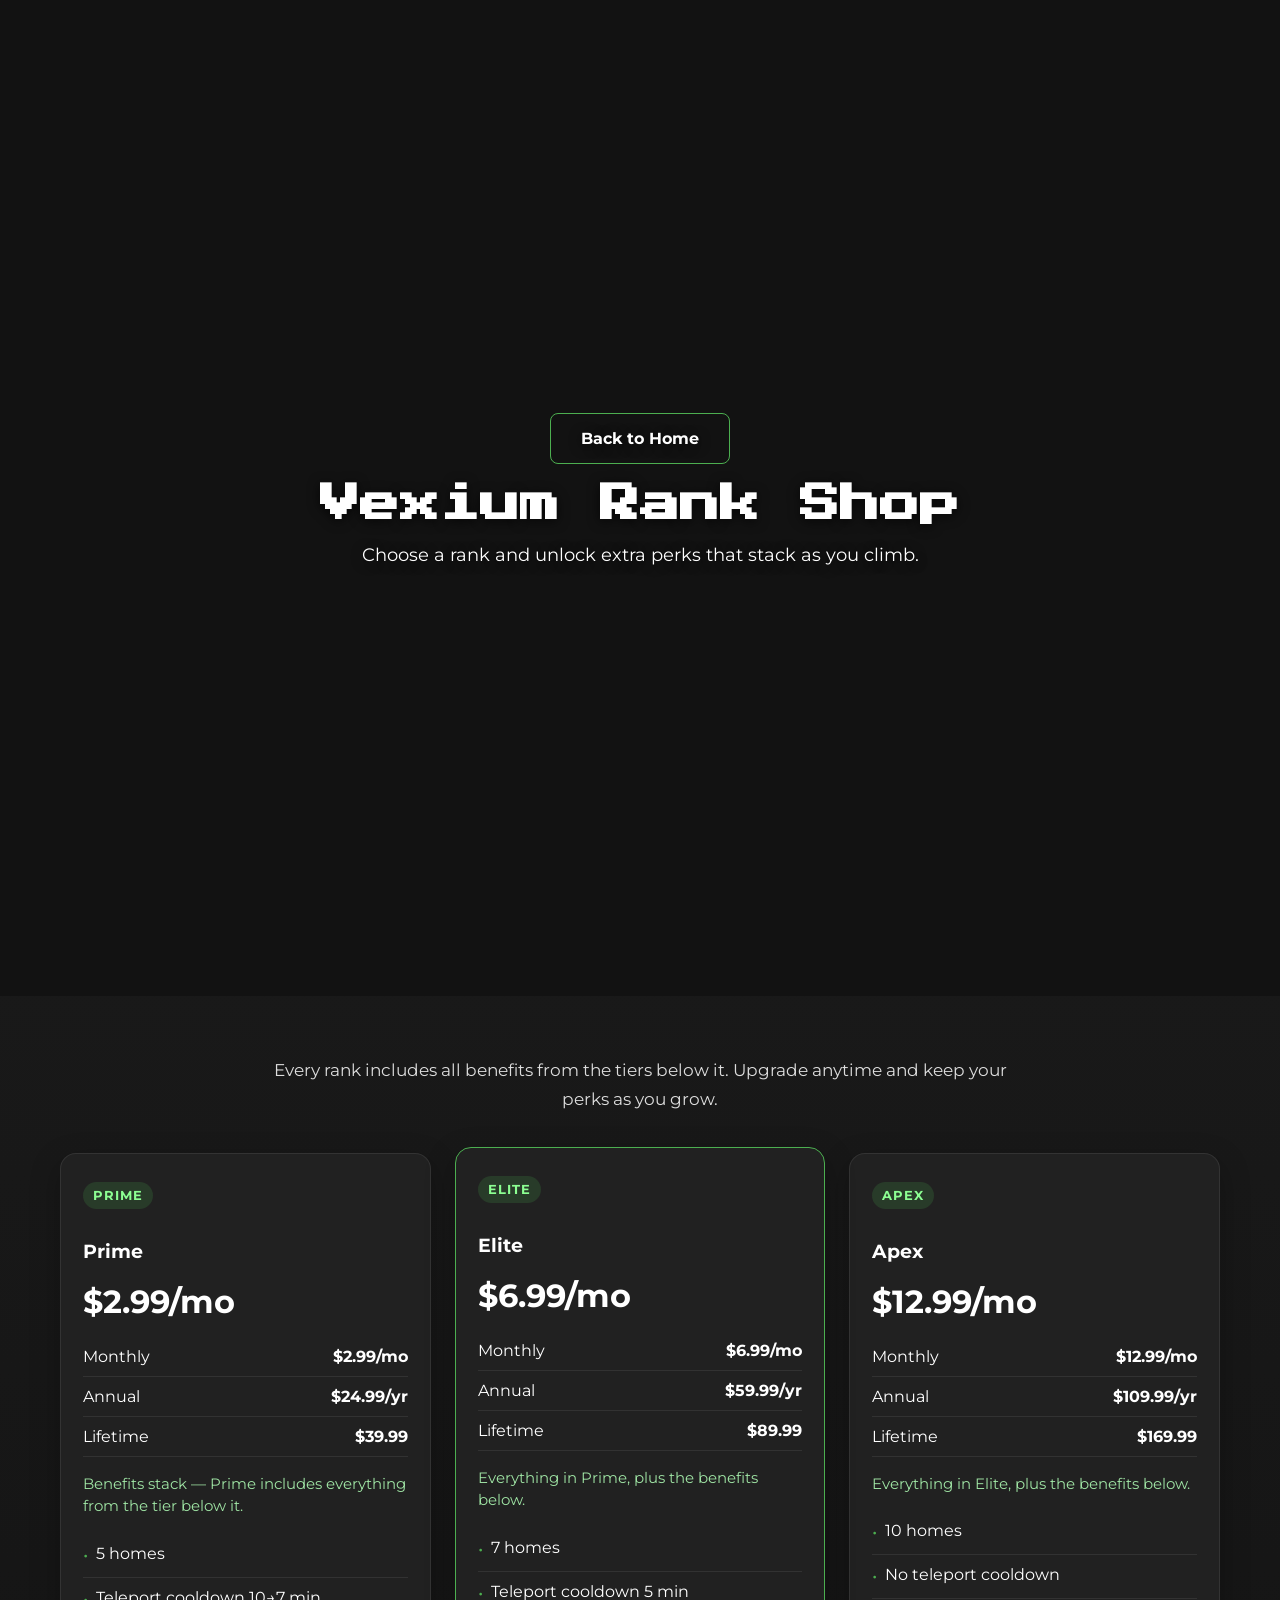
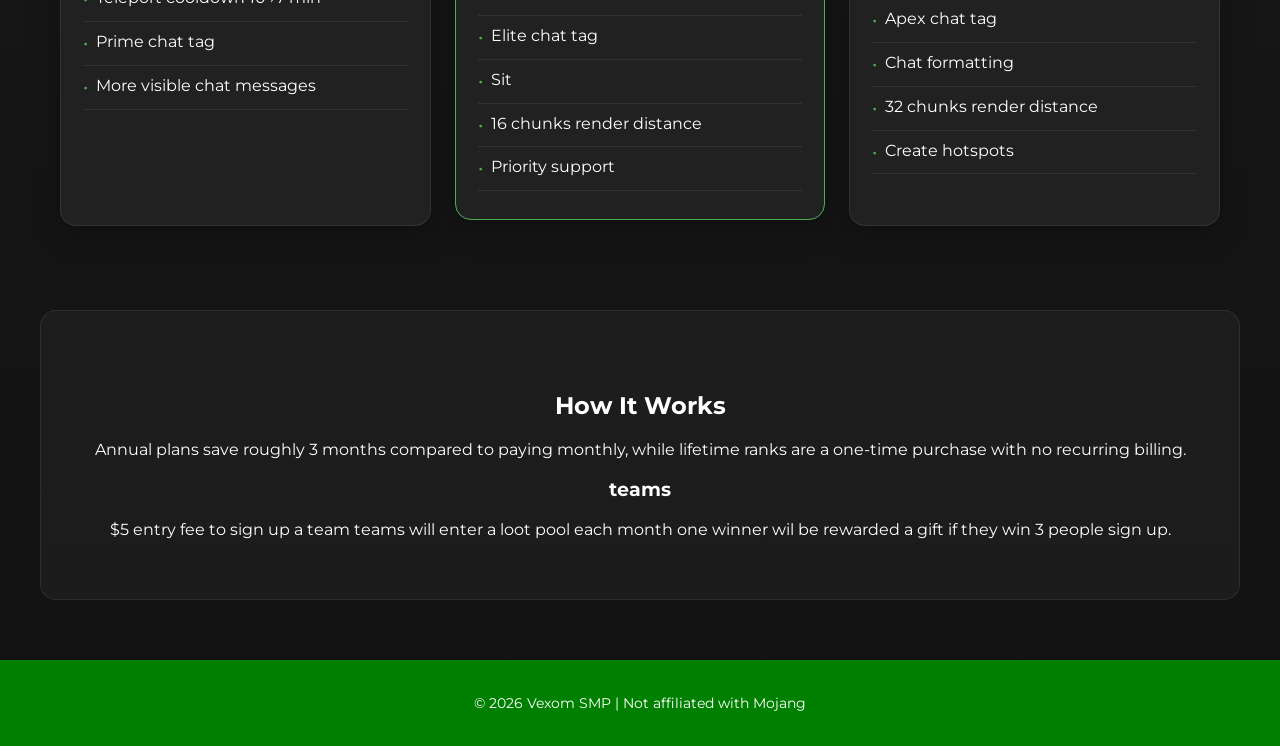
<file: shop/index.html>
<!DOCTYPE html>
<html lang="en">
<head>
    <meta charset="UTF-8">
    <meta name="viewport" content="width=device-width, initial-scale=1.0">
    <title>Vexom SMP Shop</title>
    <link href="https://fonts.googleapis.com/css2?family=Press+Start+2P&family=Montserrat:wght@300;400;700&display=swap" rel="stylesheet">
    <link rel="stylesheet" href="../styles.css">
</head>

<body>
    <header class="hero shop-hero">
        <div class="hero-content">
            <a href="../index.html" class="button button-secondary">Back to Home</a>
            <h1>Vexium Rank Shop</h1>
            <p>Choose a rank and unlock extra perks that stack as you climb.</p>
        </div>
    </header>

    <main class="shop-container">
        <section class="section">
            <p class="shop-intro">
                Every rank includes all benefits from the tiers below it. Upgrade anytime and keep your perks as you grow.
            </p>
            <div class="price-grid">
                <article class="pricing-card">
                    <span class="rank-badge">Prime</span>
                    <h3>Prime</h3>
                    <p class="price-tag">$2.99/mo</p>
                    <ul class="pricing-options">
                        <li><span>Monthly</span><strong>$2.99/mo</strong></li>
                        <li><span>Annual</span><strong>$24.99/yr</strong></li>
                        <li><span>Lifetime</span><strong>$39.99</strong></li>
                    </ul>
                    <p class="stack-note">Benefits stack — Prime includes everything from the tier below it.</p>
                    <ul class="benefits">
                        <li>5 homes</li>
                        <li>Teleport cooldown 10→7 min</li>
                        <li>Prime chat tag</li>
                        <li>More visible chat messages</li>
                    </ul>
                </article>

                <article class="pricing-card featured">
                    <span class="rank-badge">Elite</span>
                    <h3>Elite</h3>
                    <p class="price-tag">$6.99/mo</p>
                    <ul class="pricing-options">
                        <li><span>Monthly</span><strong>$6.99/mo</strong></li>
                        <li><span>Annual</span><strong>$59.99/yr</strong></li>
                        <li><span>Lifetime</span><strong>$89.99</strong></li>
                    </ul>
                    <p class="stack-note">Everything in Prime, plus the benefits below.</p>
                    <ul class="benefits">
                        <li>7 homes</li>
                        <li>Teleport cooldown 5 min</li>
                        <li>Elite chat tag</li>
                        <li>Sit</li>
                        <li>16 chunks render distance</li>
                        <li>Priority support</li>
                    </ul>
                </article>

                <article class="pricing-card">
                    <span class="rank-badge">Apex</span>
                    <h3>Apex</h3>
                    <p class="price-tag">$12.99/mo</p>
                    <ul class="pricing-options">
                        <li><span>Monthly</span><strong>$12.99/mo</strong></li>
                        <li><span>Annual</span><strong>$109.99/yr</strong></li>
                        <li><span>Lifetime</span><strong>$169.99</strong></li>
                    </ul>
                    <p class="stack-note">Everything in Elite, plus the benefits below.</p>
                    <ul class="benefits">
                        <li>10 homes</li>
                        <li>No teleport cooldown</li>
                        <li>Apex chat tag</li>
                        <li>Chat formatting</li>
                        <li>32 chunks render distance</li>
                        <li>Create hotspots</li>
                    </ul>
                </article>
            </div>
        </section>

        <section class="section info-strip">
            <h2>How It Works</h2>
            <p>Annual plans save roughly 3 months compared to paying monthly, while lifetime ranks are a one-time purchase with no recurring billing.</p>
            <h3>teams</h3>
            <p2>$5 entry fee to sign up a team teams will enter a loot pool each month one winner wil be rewarded a gift if they win 3 people sign up. </p2>
        </section>
    </main>

    <footer>
        <p>© 2026 Vexom SMP | Not affiliated with Mojang</p>
    </footer>
</body>
</html>
</file>
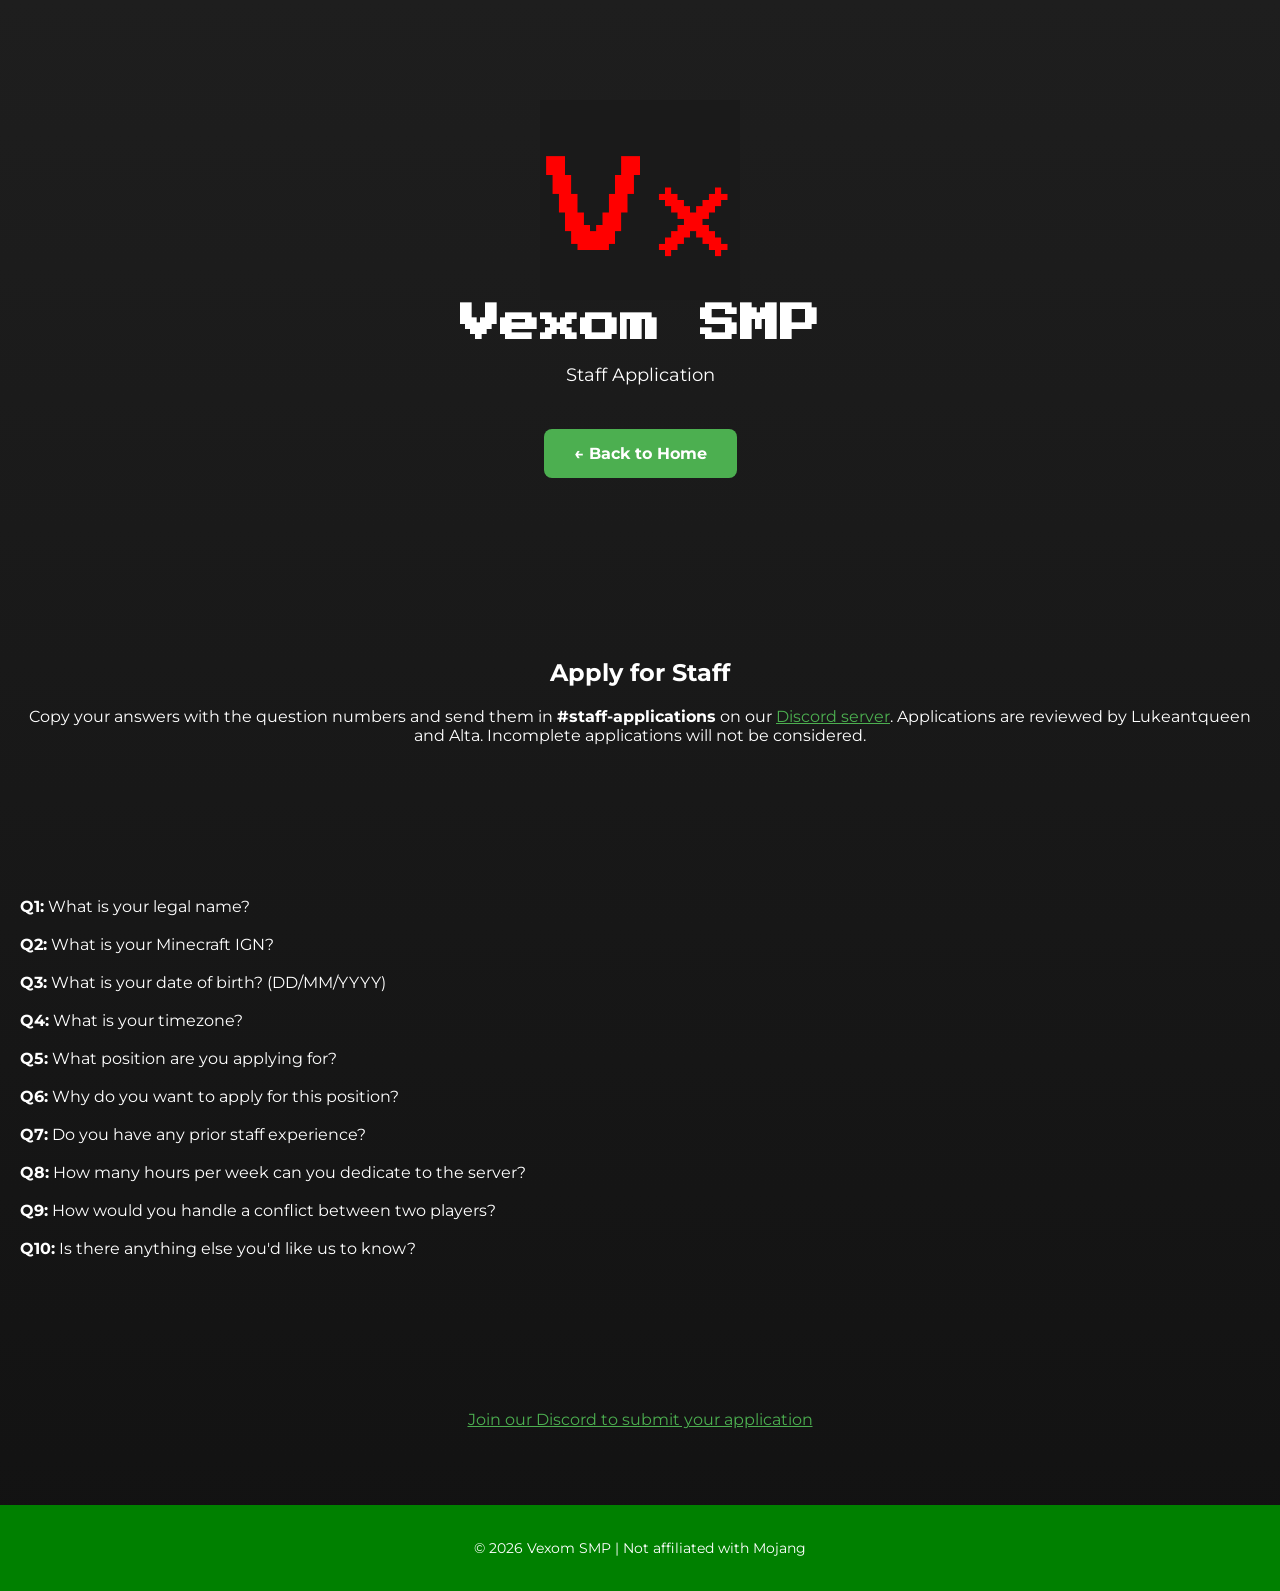
<file: staff-app-questions/index.html>
<!DOCTYPE html>
<html lang="en">
<head>
<meta charset="UTF-8">
<meta name="viewport" content="width=device-width, initial-scale=1.0">
<title>Staff Application | Vexom SMP</title>
<link href="https://fonts.googleapis.com/css2?family=Press+Start+2P&family=Montserrat:wght@300;400;700&display=swap" rel="stylesheet">
<link rel="stylesheet" href="styles.css">
</head>
<body>

<header>
  <img src="vx.png" alt="Vexom SMP Logo" width="200" height="200">
  <h1>Vexom SMP</h1>
  <p>Staff Application</p>
  <a href="index.html" class="button">← Back to Home</a>
</header>

<section class="section">
  <h2>Apply for Staff</h2>
  <p>Copy your answers with the question numbers and send them in <strong>#staff-applications</strong> on our <a href="https://discord.gg/vexomsmp" target="_blank" style="color: #4CAF50;">Discord server</a>. Applications are reviewed by Lukeantqueen and Alta. Incomplete applications will not be considered.</p>
</section>

<section class="section">
  <ul style="list-style: none; padding: 0; text-align: left;">
    <li><strong>Q1:</strong> What is your legal name?</li>
    <li><br></li>
    <li><strong>Q2:</strong> What is your Minecraft IGN?</li>
    <li><br></li>
    <li><strong>Q3:</strong> What is your date of birth? (DD/MM/YYYY)</li>
    <li><br></li>
    <li><strong>Q4:</strong> What is your timezone?</li>
    <li><br></li>
    <li><strong>Q5:</strong> What position are you applying for?</li>
    <li><br></li>
    <li><strong>Q6:</strong> Why do you want to apply for this position?</li>
    <li><br></li>
    <li><strong>Q7:</strong> Do you have any prior staff experience?</li>
    <li><br></li>
    <li><strong>Q8:</strong> How many hours per week can you dedicate to the server?</li>
    <li><br></li>
    <li><strong>Q9:</strong> How would you handle a conflict between two players?</li>
    <li><br></li>
    <li><strong>Q10:</strong> Is there anything else you'd like us to know?</li>
  </ul>
</section>

<section class="section">
  <p><a href="https://discord.gg/vexomsmp" target="_blank" style="color: #4CAF50;">Join our Discord to submit your application</a></p>
</section>

<footer>
  <p>© 2026 Vexom SMP | Not affiliated with Mojang</p>
</footer>

</body>
</html>
</file>
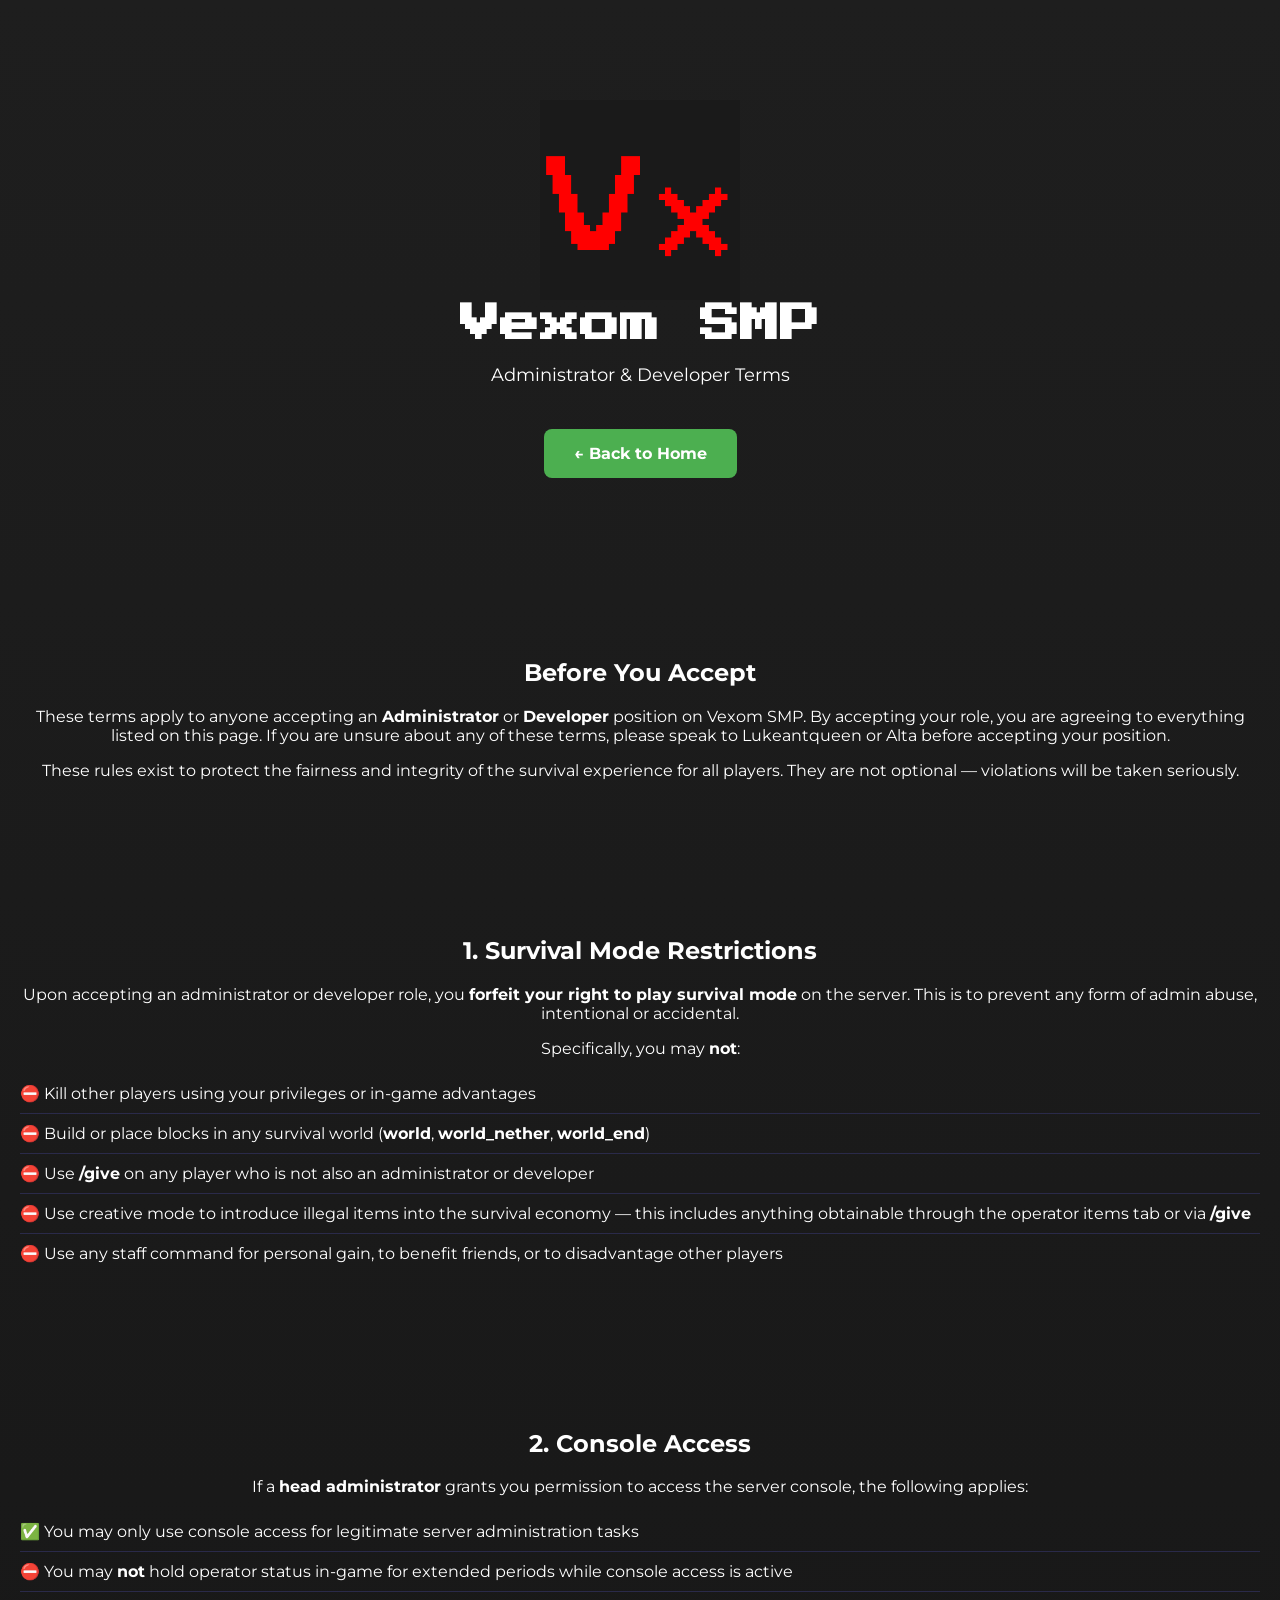
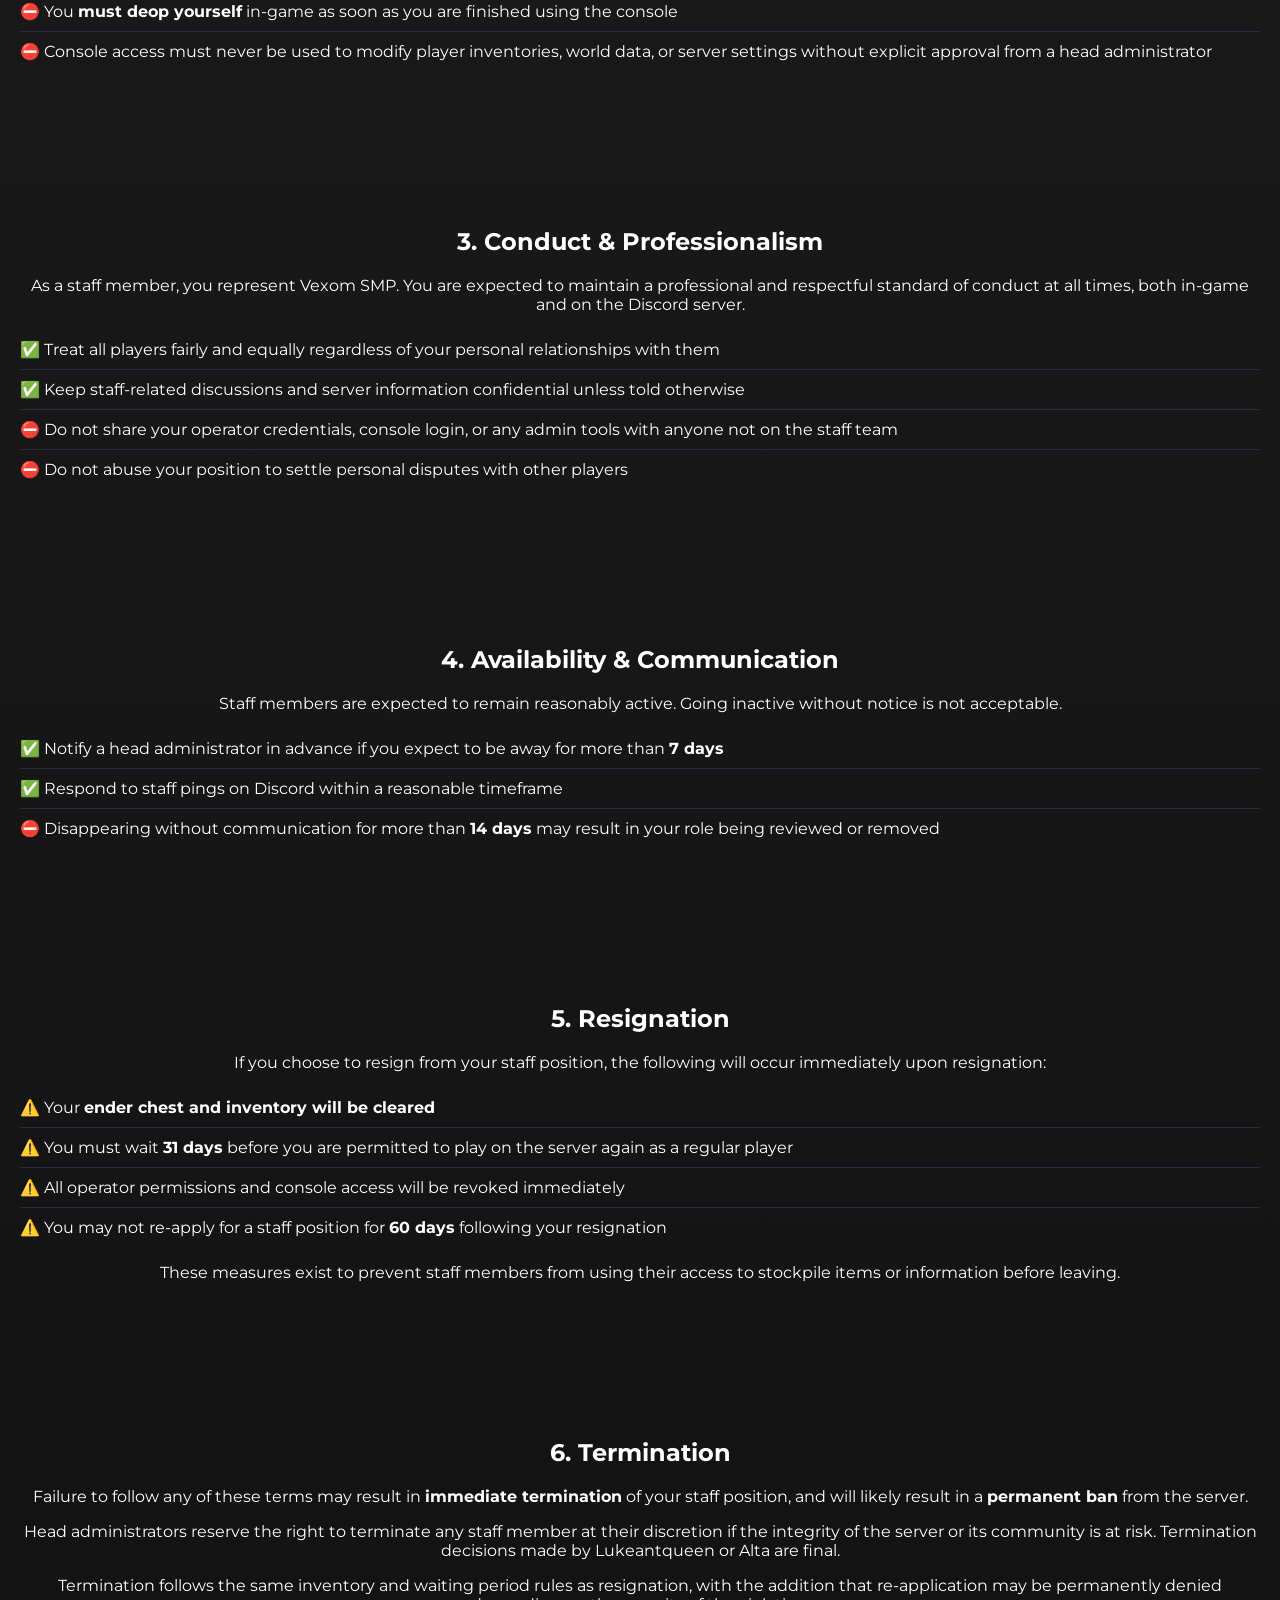
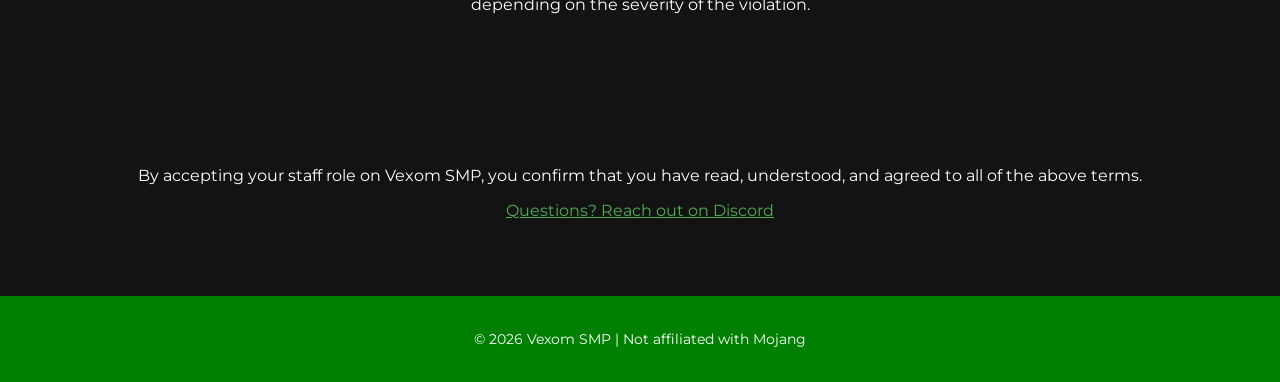
<file: staff-applications/staff-terms/index.html>
<!DOCTYPE html>
<html lang="en">
<head>
<meta charset="UTF-8">
<meta name="viewport" content="width=device-width, initial-scale=1.0">
<title>Staff Terms & Conditions | Vexom SMP</title>
<link href="https://fonts.googleapis.com/css2?family=Press+Start+2P&family=Montserrat:wght@300;400;700&display=swap" rel="stylesheet">
<link rel="stylesheet" href="styles.css">
</head>
<body>

<header>
  <img src="vx.png" alt="Vexom SMP Logo" width="200" height="200">
  <h1>Vexom SMP</h1>
  <p>Administrator & Developer Terms</p>
  <a href="index.html" class="button">← Back to Home</a>
</header>

<section class="section">
  <h2>Before You Accept</h2>
  <p>These terms apply to anyone accepting an <strong>Administrator</strong> or <strong>Developer</strong> position on Vexom SMP. By accepting your role, you are agreeing to everything listed on this page. If you are unsure about any of these terms, please speak to Lukeantqueen or Alta before accepting your position.</p>
  <p style="margin-top: 16px;">These rules exist to protect the fairness and integrity of the survival experience for all players. They are not optional — violations will be taken seriously.</p>
</section>

<section class="section">
  <h2>1. Survival Mode Restrictions</h2>
  <p>Upon accepting an administrator or developer role, you <strong>forfeit your right to play survival mode</strong> on the server. This is to prevent any form of admin abuse, intentional or accidental.</p>
  <p style="margin-top: 12px;">Specifically, you may <strong>not</strong>:</p>
  <ul style="list-style: none; padding: 0; text-align: left; margin-top: 12px;">
    <li style="padding: 10px 0; border-bottom: 1px solid #2a2a4a;">⛔ Kill other players using your privileges or in-game advantages</li>
    <li style="padding: 10px 0; border-bottom: 1px solid #2a2a4a;">⛔ Build or place blocks in any survival world (<strong>world</strong>, <strong>world_nether</strong>, <strong>world_end</strong>)</li>
    <li style="padding: 10px 0; border-bottom: 1px solid #2a2a4a;">⛔ Use <strong>/give</strong> on any player who is not also an administrator or developer</li>
    <li style="padding: 10px 0; border-bottom: 1px solid #2a2a4a;">⛔ Use creative mode to introduce illegal items into the survival economy — this includes anything obtainable through the operator items tab or via <strong>/give</strong></li>
    <li style="padding: 10px 0;">⛔ Use any staff command for personal gain, to benefit friends, or to disadvantage other players</li>
  </ul>
</section>

<section class="section">
  <h2>2. Console Access</h2>
  <p>If a <strong>head administrator</strong> grants you permission to access the server console, the following applies:</p>
  <ul style="list-style: none; padding: 0; text-align: left; margin-top: 12px;">
    <li style="padding: 10px 0; border-bottom: 1px solid #2a2a4a;">✅ You may only use console access for legitimate server administration tasks</li>
    <li style="padding: 10px 0; border-bottom: 1px solid #2a2a4a;">⛔ You may <strong>not</strong> hold operator status in-game for extended periods while console access is active</li>
    <li style="padding: 10px 0; border-bottom: 1px solid #2a2a4a;">⛔ You <strong>must deop yourself</strong> in-game as soon as you are finished using the console</li>
    <li style="padding: 10px 0;">⛔ Console access must never be used to modify player inventories, world data, or server settings without explicit approval from a head administrator</li>
  </ul>
</section>

<section class="section">
  <h2>3. Conduct & Professionalism</h2>
  <p>As a staff member, you represent Vexom SMP. You are expected to maintain a professional and respectful standard of conduct at all times, both in-game and on the Discord server.</p>
  <ul style="list-style: none; padding: 0; text-align: left; margin-top: 12px;">
    <li style="padding: 10px 0; border-bottom: 1px solid #2a2a4a;">✅ Treat all players fairly and equally regardless of your personal relationships with them</li>
    <li style="padding: 10px 0; border-bottom: 1px solid #2a2a4a;">✅ Keep staff-related discussions and server information confidential unless told otherwise</li>
    <li style="padding: 10px 0; border-bottom: 1px solid #2a2a4a;">⛔ Do not share your operator credentials, console login, or any admin tools with anyone not on the staff team</li>
    <li style="padding: 10px 0;">⛔ Do not abuse your position to settle personal disputes with other players</li>
  </ul>
</section>

<section class="section">
  <h2>4. Availability & Communication</h2>
  <p>Staff members are expected to remain reasonably active. Going inactive without notice is not acceptable.</p>
  <ul style="list-style: none; padding: 0; text-align: left; margin-top: 12px;">
    <li style="padding: 10px 0; border-bottom: 1px solid #2a2a4a;">✅ Notify a head administrator in advance if you expect to be away for more than <strong>7 days</strong></li>
    <li style="padding: 10px 0; border-bottom: 1px solid #2a2a4a;">✅ Respond to staff pings on Discord within a reasonable timeframe</li>
    <li style="padding: 10px 0;">⛔ Disappearing without communication for more than <strong>14 days</strong> may result in your role being reviewed or removed</li>
  </ul>
</section>

<section class="section">
  <h2>5. Resignation</h2>
  <p>If you choose to resign from your staff position, the following will occur immediately upon resignation:</p>
  <ul style="list-style: none; padding: 0; text-align: left; margin-top: 12px;">
    <li style="padding: 10px 0; border-bottom: 1px solid #2a2a4a;">⚠️ Your <strong>ender chest and inventory will be cleared</strong></li>
    <li style="padding: 10px 0; border-bottom: 1px solid #2a2a4a;">⚠️ You must wait <strong>31 days</strong> before you are permitted to play on the server again as a regular player</li>
    <li style="padding: 10px 0; border-bottom: 1px solid #2a2a4a;">⚠️ All operator permissions and console access will be revoked immediately</li>
    <li style="padding: 10px 0;">⚠️ You may not re-apply for a staff position for <strong>60 days</strong> following your resignation</li>
  </ul>
  <p style="margin-top: 16px;">These measures exist to prevent staff members from using their access to stockpile items or information before leaving.</p>
</section>

<section class="section">
  <h2>6. Termination</h2>
  <p>Failure to follow any of these terms may result in <strong>immediate termination</strong> of your staff position, and will likely result in a <strong>permanent ban</strong> from the server.</p>
  <p style="margin-top: 12px;">Head administrators reserve the right to terminate any staff member at their discretion if the integrity of the server or its community is at risk. Termination decisions made by Lukeantqueen or Alta are final.</p>
  <p style="margin-top: 12px;">Termination follows the same inventory and waiting period rules as resignation, with the addition that re-application may be permanently denied depending on the severity of the violation.</p>
</section>

<section class="section">
  <p>By accepting your staff role on Vexom SMP, you confirm that you have read, understood, and agreed to all of the above terms.</p>
  <p style="margin-top: 12px;"><a href="https://discord.gg/vexomsmp" target="_blank" style="color: #4CAF50;">Questions? Reach out on Discord</a></p>
</section>

<footer>
  <p>© 2026 Vexom SMP | Not affiliated with Mojang</p>
</footer>

</body>
</html>
</file>
<file: styles.css>
body {
    margin: 0;
    font-family: 'Montserrat', sans-serif;
    background: linear-gradient(to bottom, #1e1e1e, #121212);
    color: white;
    text-align: center;
}

html {
    scroll-behavior: smooth;
}

header.hero {
    position: relative;
    isolation: isolate;
    min-height: 100vh;
    overflow: hidden;
    background: #121212;
    padding: 0;
}

.hero-carousel {
    position: absolute;
    inset: 0;
    width: 100%;
    height: 100%;
    overflow: hidden;
    z-index: 0;
    pointer-events: none;
}

.hero-carousel::after {
    content: '';
    position: absolute;
    inset: 0;
    background: linear-gradient(to bottom, rgba(255,255,255,0.08), rgba(18,18,18,0.95));
    z-index: 1;
    pointer-events: none;
}

.hero-track {
    display: flex;
    width: max-content;
    height: 100%;
    animation: scroll-right 26s linear infinite;
    will-change: transform;
}

.hero-slide {
    flex: 0 0 auto;
    width: min(78vw, 900px);
    height: 100%;
    margin-right: 1rem;
}

.hero-slide img {
    width: 100%;
    height: 100%;
    display: block;
    object-fit: cover;
    object-position: center;
}

.hero-content {
    position: relative;
    z-index: 2;
    min-height: 100vh;
    display: flex;
    flex-direction: column;
    justify-content: center;
    align-items: center;
    padding: 3rem 1.25rem;
    text-shadow: 0 2px 12px rgba(0, 0, 0, 0.7);
}

@keyframes scroll-right {
    from {
        transform: translateX(0);
    }
    to {
        transform: translateX(-50%);
    }
}

header h1 {
    font-family: 'Press Start 2P', cursive;
    font-size: 40px;
    margin: 0;
}

header p {
    font-size: 18px;
    margin-top: 20px;
}

.button {
    display: inline-block;
    margin-top: 25px;
    padding: 15px 30px;
    background: #4CAF50;
    color: white;
    text-decoration: none;
    font-weight: bold;
    border-radius: 8px;
    transition: 0.3s;
}

.button:hover {
    background: #45a049;
}

.section {
    padding: 60px 20px;
}

.features {
    display: flex;
    flex-wrap: wrap;
    justify-content: center;
    gap: 30px;
}

.feature-box {
    background: #222;
    padding: 20px;
    border-radius: 10px;
    width: 250px;
    transition: 0.3s;
}

.feature-box:hover {
    transform: scale(1.05);
}

footer {
    background: #008000;
    padding: 20px;
    font-size: 14px;
}

.shop-hero {
    min-height: 70vh;
    background: linear-gradient(135deg, rgba(76, 175, 80, 0.16), rgba(18, 18, 18, 0.95));
}

.shop-container {
    max-width: 1200px;
    margin: 0 auto;
    padding: 0 20px 60px;
}

.shop-intro {
    max-width: 760px;
    margin: 0 auto 40px;
    font-size: 1.05rem;
    line-height: 1.7;
    color: #dddddd;
}

.price-grid {
    display: grid;
    grid-template-columns: repeat(3, minmax(0, 1fr));
    gap: 24px;
}

.pricing-card {
    background: rgba(34, 34, 34, 0.95);
    border: 1px solid rgba(255, 255, 255, 0.08);
    border-radius: 16px;
    padding: 28px 22px;
    box-shadow: 0 10px 30px rgba(0, 0, 0, 0.25);
    text-align: left;
}

.pricing-card.featured {
    border-color: #4CAF50;
    transform: translateY(-6px);
}

.rank-badge {
    display: inline-block;
    margin-bottom: 12px;
    padding: 6px 10px;
    border-radius: 999px;
    font-size: 0.8rem;
    font-weight: 700;
    letter-spacing: 0.08em;
    text-transform: uppercase;
    background: rgba(76, 175, 80, 0.18);
    color: #8cff92;
}

.price-tag {
    font-size: 2rem;
    font-weight: 700;
    margin: 8px 0 16px;
    color: #ffffff;
}

.pricing-options {
    list-style: none;
    padding: 0;
    margin: 0 0 16px;
}

.pricing-options li,
.benefits li {
    display: flex;
    justify-content: space-between;
    gap: 12px;
    padding: 10px 0;
    border-bottom: 1px solid rgba(255, 255, 255, 0.08);
}

.benefits {
    list-style: none;
    padding: 0;
    margin: 16px 0 0;
}

.benefits li {
    justify-content: flex-start;
    align-items: flex-start;
    gap: 8px;
}

.benefits li::before {
    content: '•';
    color: #4CAF50;
    font-size: 1.1rem;
    line-height: 1.3;
}

.stack-note {
    color: #9fe4a4;
    font-size: 0.95rem;
    line-height: 1.5;
    margin-top: 8px;
}

.info-strip {
    margin-top: 24px;
    background: rgba(255, 255, 255, 0.04);
    border-radius: 16px;
    border: 1px solid rgba(255, 255, 255, 0.08);
}

.button-secondary {
    background: transparent;
    border: 1px solid #4CAF50;
    margin-top: 0;
    margin-bottom: 20px;
}

.button-secondary:hover {
    background: #4CAF50;
}

@media (max-width: 900px) {
    .price-grid {
        grid-template-columns: 1fr;
    }

    .pricing-card.featured {
        transform: none;
    }
}
</file>
<file: staff-app-questions/styles.css>
body {
    margin: 0;
    font-family: 'Montserrat', sans-serif;
    background: linear-gradient(to bottom, #1e1e1e, #121212);
    color: white;
    text-align: center;
}

html {
    scroll-behavior: smooth;
}

header {
    background: url('https://wallpapercave.com/wp/wp2757874.jpg') center/cover;
    padding: 100px 20px;
}

header h1 {
    font-family: 'Press Start 2P', cursive;
    font-size: 40px;
    margin: 0;
}

header p {
    font-size: 18px;
    margin-top: 20px;
}

.button {
    display: inline-block;
    margin-top: 25px;
    padding: 15px 30px;
    background: #4CAF50;
    color: white;
    text-decoration: none;
    font-weight: bold;
    border-radius: 8px;
    transition: 0.3s;
}

.button:hover {
    background: #45a049;
}

.section {
    padding: 60px 20px;
}

.features {
    display: flex;
    flex-wrap: wrap;
    justify-content: center;
    gap: 30px;
}

.feature-box {
    background: #222;
    padding: 20px;
    border-radius: 10px;
    width: 250px;
    transition: 0.3s;
}

.feature-box:hover {
    transform: scale(1.05);
}

footer {
    background: #008000;
    padding: 20px;
    font-size: 14px;
}
</file>
<file: staff-applications/staff-terms/styles.css>
body {
    margin: 0;
    font-family: 'Montserrat', sans-serif;
    background: linear-gradient(to bottom, #1e1e1e, #121212);
    color: white;
    text-align: center;
}

html {
    scroll-behavior: smooth;
}

header {
    background: url('https://wallpapercave.com/wp/wp2757874.jpg') center/cover;
    padding: 100px 20px;
}

header h1 {
    font-family: 'Press Start 2P', cursive;
    font-size: 40px;
    margin: 0;
}

header p {
    font-size: 18px;
    margin-top: 20px;
}

.button {
    display: inline-block;
    margin-top: 25px;
    padding: 15px 30px;
    background: #4CAF50;
    color: white;
    text-decoration: none;
    font-weight: bold;
    border-radius: 8px;
    transition: 0.3s;
}

.button:hover {
    background: #45a049;
}

.section {
    padding: 60px 20px;
}

.features {
    display: flex;
    flex-wrap: wrap;
    justify-content: center;
    gap: 30px;
}

.feature-box {
    background: #222;
    padding: 20px;
    border-radius: 10px;
    width: 250px;
    transition: 0.3s;
}

.feature-box:hover {
    transform: scale(1.05);
}

footer {
    background: #008000;
    padding: 20px;
    font-size: 14px;
}
</file>
